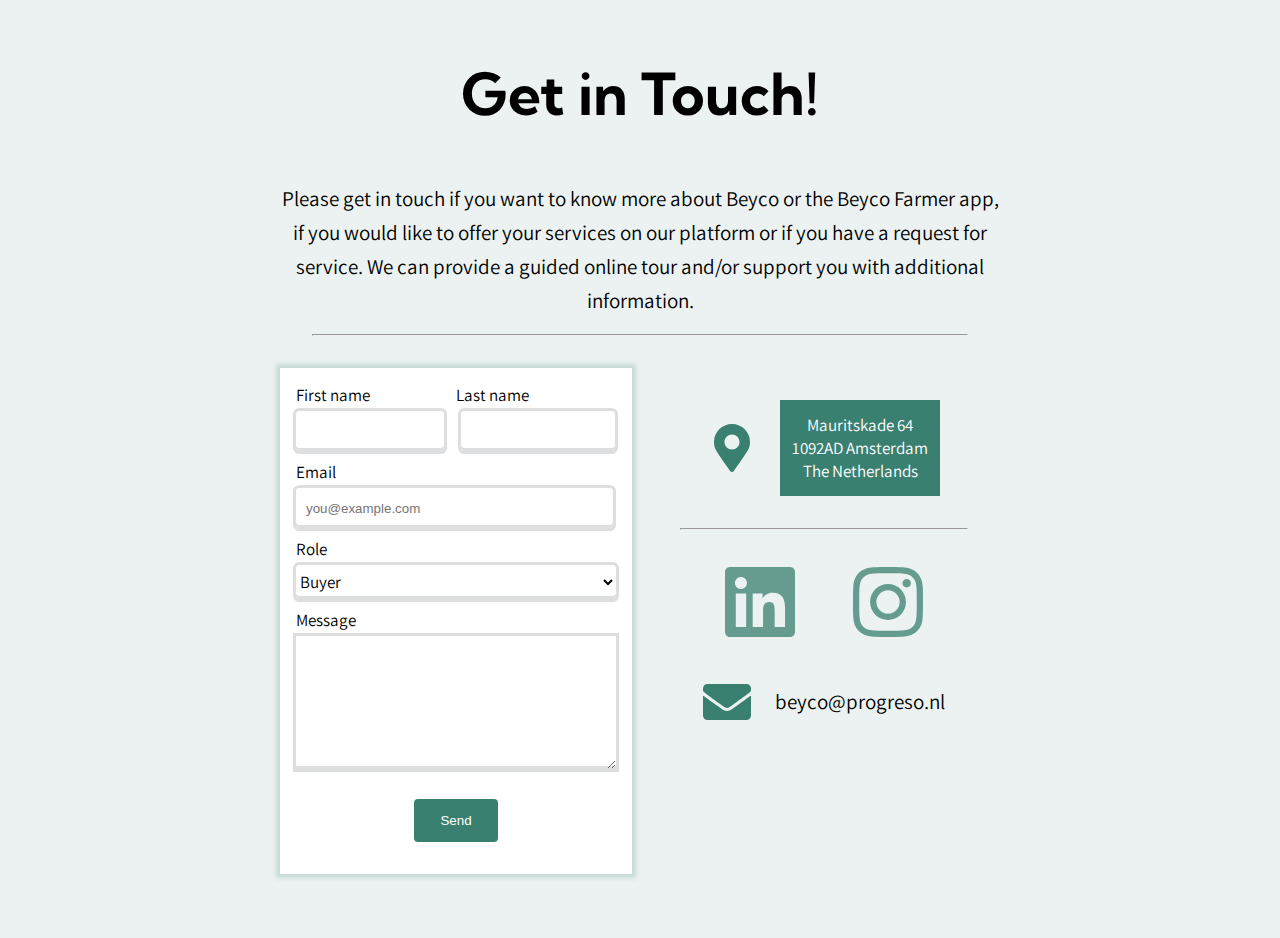
<file: index.html>
<!DOCTYPE html>
<html lang="en">

<head>
    <meta charset="UTF-8">
    <meta http-equiv="X-UA-Compatible" content="IE=edge">
    <meta name="viewport" content="width=device-width, initial-scale=1.0">
    <title>Document</title>
    <link rel="stylesheet" href="styles/style.css">
    <script src="scripts/script.js" defer></script>
</head>

<body>

    <main>


        <div class="grid-item-1">
            <h1 id="title">Get in Touch!</h1>
            <p id="intro">Please get in touch if you want to know more about Beyco or the Beyco Farmer app, if you
                would like to offer your services on our platform or if you have a request for service. We can
                provide a guided online tour and/or support you with additional information.</p>
            <hr class="line">
        </div>
        <div class="grid-item-2">

            <form name="myForm" onsubmit="return validateForm()">
                <div id="name">
                    <label class="label" for="firstname"> First name</label>
                    <label class="label" for="lastname"> Last name</label>
                </div>
                <input type="text" class="firstname" id="firstname">
                <input type="text" class="lastname" id="lastname">
                <label class="label" for="email">Email</label>
                <input type="email" class="email" id="email" placeholder="you@example.com">
                <label class="label">Role</label>
                <select id="role" name="Role">
                    <option value="Buyer">Buyer</option>
                    <option value="Seller">Seller</option>
                    <option value="Trader">Trader</option>
                    <option value="Other">Other</option>
                </select>

                <label class="label" for="message">Message</label>
                <textarea id="message" name="subject">
                </textarea>
                <div id="center">
                    <button type="submit" value="Send" id="sendbutton" onclick="checkForm()">Send</button>
                </div>
            </form>

        </div>
        <section class="grid-item-3">
            <div class="container">
                <img src="assets/map-marker-alt-solid.svg" alt="map-icon" class="icons">

                <div id="adress">
                    <ul>
                        <li>Mauritskade 64</li>
                        <li>1092AD Amsterdam</li>
                        <li>The Netherlands</li>
                    </ul>
                </div>
            </div>
            <hr class="line">
            <div class="container">
                <a href="https://nl.linkedin.com/company/beyco-nl" target="_blank"> <img
                        src="assets/linkedin-brands.svg" alt="linkedin" class="iconsSocials"></a>
                <a href="https://www.instagram.com/beyco.nl/" target="_blank"> <img src="assets/instagram-brands.svg"
                        alt="instagram" class="iconsSocials"></a>
            </div>
            <div class="container">
                <img src="assets/envelope-solid.svg" alt="email" class="icons">
                <p id="intro">beyco@progreso.nl</p>
            </div>
        </section>




    </main>

    <div id="formSubmitted" class="fade-in ">
        <p class="formSubmittedText">Form successfully submitted</p>
    </div>




    <!-- <script src="scripts/script.js"></script> -->
</body>

</html>
</file>
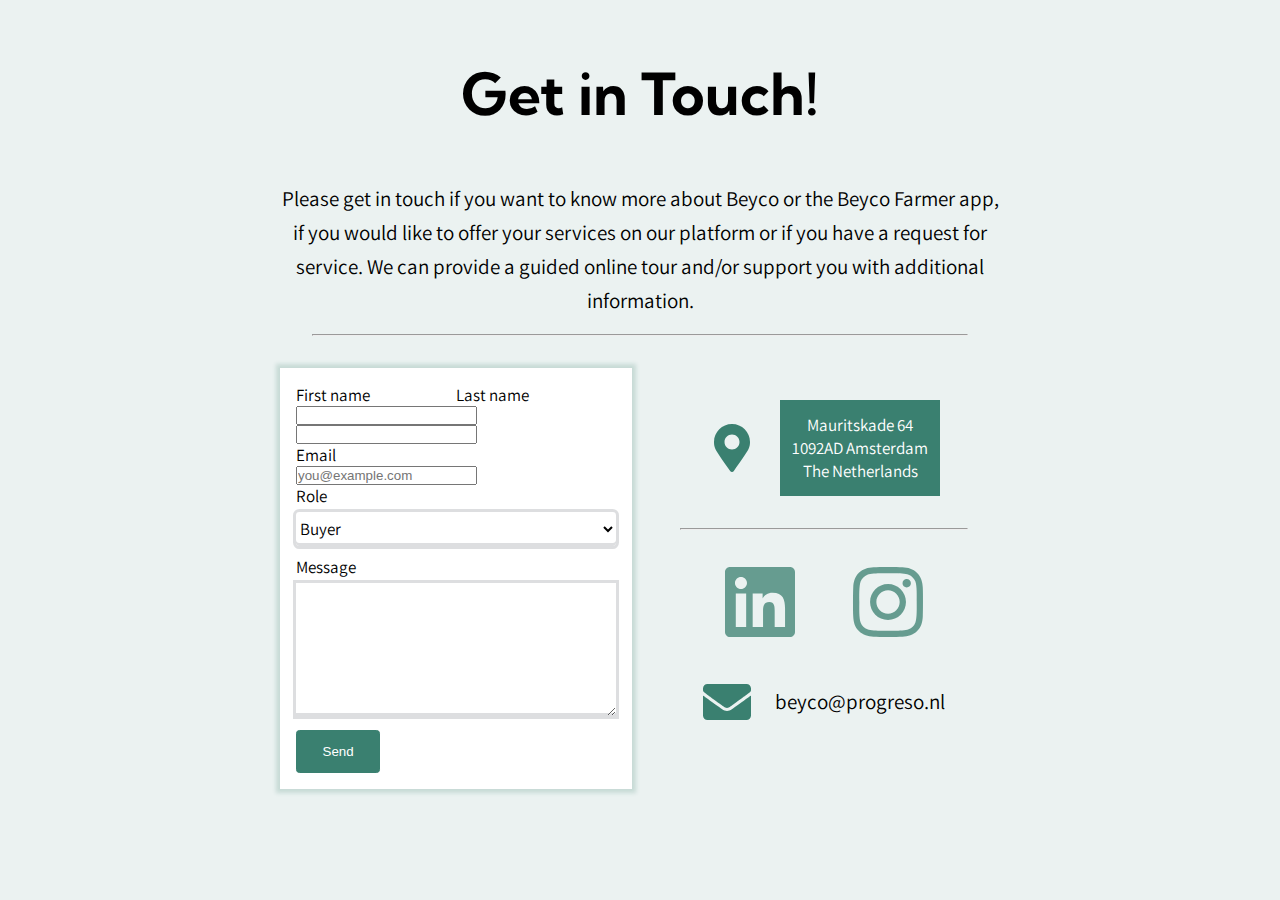
<file: contactpage.html>
<!DOCTYPE html>
<html lang="en">

<head>
    <meta charset="UTF-8">
    <meta http-equiv="X-UA-Compatible" content="IE=edge">
    <meta name="viewport" content="width=device-width, initial-scale=1.0">
    <title>Document</title>
    <link rel="stylesheet" href="styles/style.css">
</head>

<body>

    <main>


        <div class="grid-item-1">
            <h1 id="title">Get in Touch!</h1>
            <p id="intro">Please get in touch if you want to know more about Beyco or the Beyco Farmer app, if you
                would like to offer your services on our platform or if you have a request for service. We can
                provide a guided online tour and/or support you with additional information.</p>
            <hr class="line">
        </div>
        <div class="grid-item-2">

            <form>
                <div id="name">
                    <label class="label" for="firstname"> First name</label>
                    <label class="label" for="lastname"> Last name</label>
                </div>
                <input type="text" class="input" id="firstname">
                <input type="text" class="input2" id="lastname">
                <label class="label" for="email">Email</label>
                <input type="email" class="input1" id="email" placeholder="you@example.com">
                <label class="label">Role</label>
                <select id="role" name="Role">
                    <option value="Buyer">Buyer</option>
                    <option value="Seller">Seller</option>
                    <option value="Trader">Trader</option>
                </select>
                <!-- <input type="text" class="input"> -->
                <label class="label" for="message">Message</label>
                <textarea id="message" name="subject" placeholder="Write something..">
                </textarea>
                <div id="name1">
                    <input type="submit" value="Send" id="sendbutton">
                </div>
            </form>

        </div>
        <section class="grid-item-3">
            <div class="container">
                <img src="/assets/map-marker-alt-solid.svg" alt="map-icon" class="icons">

                <div id="adress">
                    <ul>
                        <li>Mauritskade 64</li>
                        <li>1092AD Amsterdam</li>
                        <li>The Netherlands</li>
                    </ul>
                </div>
            </div>
            <hr class="line">
            <div class="container">
                <a href="https://nl.linkedin.com/company/beyco-nl" target="_blank"> <img
                        src="/assets/linkedin-brands.svg" alt="linkedin" class="iconsSocials"></a>
                <a href="https://www.instagram.com/beyco.nl/" target="_blank"> <img src="/assets/instagram-brands.svg"
                        alt="instagram" class="iconsSocials"></a>
            </div>
            <div class="container">
                <img src="/assets/envelope-solid.svg" alt="email" class="icons">
                <p id="intro">beyco@progreso.nl</p>
            </div>
        </section>




    </main>

    <script src="scripts/script.js"></script>
</body>

</html>
</file>
<file: styles/style.css>
@import url('https://fonts.googleapis.com/css2?family=Kumbh+Sans&display=swap');
@import url('https://fonts.googleapis.com/css2?family=Assistant&display=swap');

* {
    margin: 0;
    padding: 0;

}


main {
    display: grid;
    grid-template-columns: 1fr 1fr;
    grid-gap: 1em;
    width: 45em;
    margin: 0 auto;
    padding-top: 4em;
    padding-bottom: 4em;

}

body {
    background-color: #EBF2F1;
}

#title {
    font-family: 'Kumbh Sans', sans-serif;
    font-size: 58px;
    line-height: 60px;
    letter-spacing: 3%;
    padding-bottom: 1em;

}

#intro {
    font-family: 'Assistant', sans-serif;
    font-size: 21px;
    line-height: 34px;

}

.line {

    margin: 1em 2em 1em 2em;
    color: #3A8070;
}


.grid-item-1 {

    text-align: center;
    grid-column-start: 1;
    grid-column-end: 3;

}

.firstname {

    align-items: flex-start;
    border-radius: 3.4px;
    border: none;
    box-shadow: inset 0px -3px 0px #DDDEE0;
    width: 43%;
    height: 3em;
    padding-left: 10px;
    margin-top: 5px;
    margin-bottom: 10px;
    outline: 3px solid #DDDEE0;

}

.firstname:hover {
    outline: 3px solid #EBF2F1;
    box-shadow: inset 0px -3px 0px #EBF2F1;

}

.firstname:focus {
    box-shadow: inset 0px -3px 0px #3A8070;
    outline: 3px solid #EBF2F1;

}

.lastname {

    align-items: flex-start;
    box-shadow: inset 0px -3px 0px #DDDEE0;
    border-radius: 3.4px;
    border: none;
    width: 11em;
    width: 48%;
    height: 3em;
    padding-left: 10px;
    margin-left: 1em;
    margin-top: 5px;
    margin-bottom: 10px;
    box-sizing: border-box;
    outline: 3px solid #DDDEE0;


}

.lastname:hover {
    box-shadow: inset 0px -3px 0px #EBF2F1;
    outline: 3px solid #EBF2F1;
}

.lastname:focus {
    box-shadow: inset 0px -3px 0px #3A8070;
    outline: 3px solid #EBF2F1;

}

.email {

    box-shadow: inset 0px -3px 0px #DDDEE0;
    border-radius: 3.4px;
    border: none;
    width: 96%;
    height: 3em;
    padding-left: 10px;
    margin-top: 5px;
    margin-bottom: 10px;
    outline: 3px solid #DDDEE0;

}

.email:hover {
    box-shadow: inset 0px -3px 0px #EBF2F1;
    outline: 3px solid #EBF2F1;
}

.email:focus {
    box-shadow: inset 0px -3px 0px #3A8070;
    outline: 3px solid #EBF2F1;

}

.label {

    display: flex;
    font-family: 'Assistant', sans-serif;
    font-size: 17px;
    line-height: 22px;
    flex: 1;

}

select {
    display: flex;
    font-family: 'Assistant', sans-serif;
    font-size: 17px;
    line-height: 22px;
    flex: 1;
    width: 100%;
    height: 2em;
    margin-top: 5px;
    margin-bottom: 10px;
    background-color: #FFFFFF;
    box-shadow: inset 0px -3px 0px #DDDEE0;
    border: none;
    border-radius: 3.4px;
    outline: 3px solid #DDDEE0;
}

select:hover {
    box-shadow: inset 0px -3px 0px #EBF2F1;
    outline: 3px solid #EBF2F1;
}

select:focus {
    box-shadow: inset 0px -3px 0px #3A8070;
    outline: 3px solid #EBF2F1;

}

#name {
    display: flex;

}

#center {
    display: flex;
    justify-content: center;
    margin: 1em;
}

textarea {
    min-width: 100%;
    min-height: 10em;
    max-width: 18em;
    max-height: 14em;
    margin-top: 5px;
    margin-bottom: 10px;
    border: none;
    box-shadow: inset 0px -3px 0px #DDDEE0;
    outline: 3px solid #DDDEE0;
    font-family: 'Assistant', sans-serif;

}

textarea:hover {
    box-shadow: inset 0px -3px 0px #EBF2F1;
    outline: 3px solid #EBF2F1;
}

textarea:focus {
    box-shadow: inset 0px -3px 0px #3A8070;
    outline: 3px solid #EBF2F1;

}

#sendbutton {
    background-color: #3A8070;
    color: #FFFFFF;

    padding: 12.75px 25.5px;
    border: 1px solid #3A8070;
    border-radius: 3.4px;
    cursor: pointer;

}

#sendbutton:hover {

    background-color: #FFFFFF;
    color: #3A8070;
    box-shadow: 0px 0px 0px 4px rgba(58, 128, 112, 0.2);
}



.grid-item-2 {
    background-color: #FFFFFF;
    display: flex;
    padding: 1em;
    box-shadow: 0px 0px 4px 4px rgba(58, 128, 112, 0.2);

}

.grid-item-3 {

    text-align: center;
}

#adress {

    width: 10em;
    height: 6em;
    background-color: #3A8070;
    display: flex;
    align-items: center;
    justify-content: center;



}

.icons {
    width: 3em;
    height: 3em;
    margin-right: 1.5em;
    /* verander kleur in svg */
}

.iconsSocials {
    width: 5em;
    height: 5em;
    margin: 0em 1.5em 0em 1.5em;
    opacity: 75%;
    box-sizing: border-box;
}

.iconsSocials:hover {
    opacity: 100%;
    border-bottom: 2px solid #3A8070;

}

.container {

    display: flex;
    justify-content: center;
    align-items: center;
    margin-bottom: 2em;
    margin-top: 2em;

}


li {
    line-height: 23px;
    list-style: none;
    font-family: 'Assistant', sans-serif;
    font-size: 17px;
    color: #FFFFFF;

}

#formSubmitted {

    width: 100%;
    height: 8em;
    background-color: #3A8070;
    color: #FFFFFF;
    position: fixed;
    bottom: 0;
    text-align: center;
    display: none;
    justify-content: center;
    align-items: center;

}

.formSubmittedText {
    font-family: 'Assistant', sans-serif;
    font-size: 21px;
    line-height: 34px;
}

@media only screen and (max-width: 48.5em) {

    main {
        width: 30em;
    }

    .grid-item-2 {
        text-align: center;
        grid-column-start: 1;
        grid-column-end: 3;
        justify-content: center;
    }

    .grid-item-3 {
        text-align: center;
        grid-column-start: 1;
        grid-column-end: 3;
    }

}


@media only screen and (min-width: 22.5em) and (max-width:30em) {

    main {
        width: 20em;
    }

    #title {
        font-size: 45px;
    }

    #intro {
        font-size: 16px;
        line-height: 25px;
    }

    .firstname {
        width: 45%;
    }

    .lastname {
        width: 45%;
    }

    .grid-item-1 {
        text-align: center;
        grid-column-start: 1;
        grid-column-end: 3;
        justify-content: center;
    }

    .grid-item-2 {
        text-align: center;
        grid-column-start: 1;
        grid-column-end: 3;
        justify-content: center;
    }

    .grid-item-3 {
        text-align: center;
        grid-column-start: 1;
        grid-column-end: 3;
    }

}


.fade-in {
    animation-name: FadeIn;
    animation-duration: 2s;
    transition-timing-function: linear;
}

@keyframes FadeIn {
    0% {
        opacity: 0;
    }

    100% {
        opacity: 1;
    }



}
</file>
